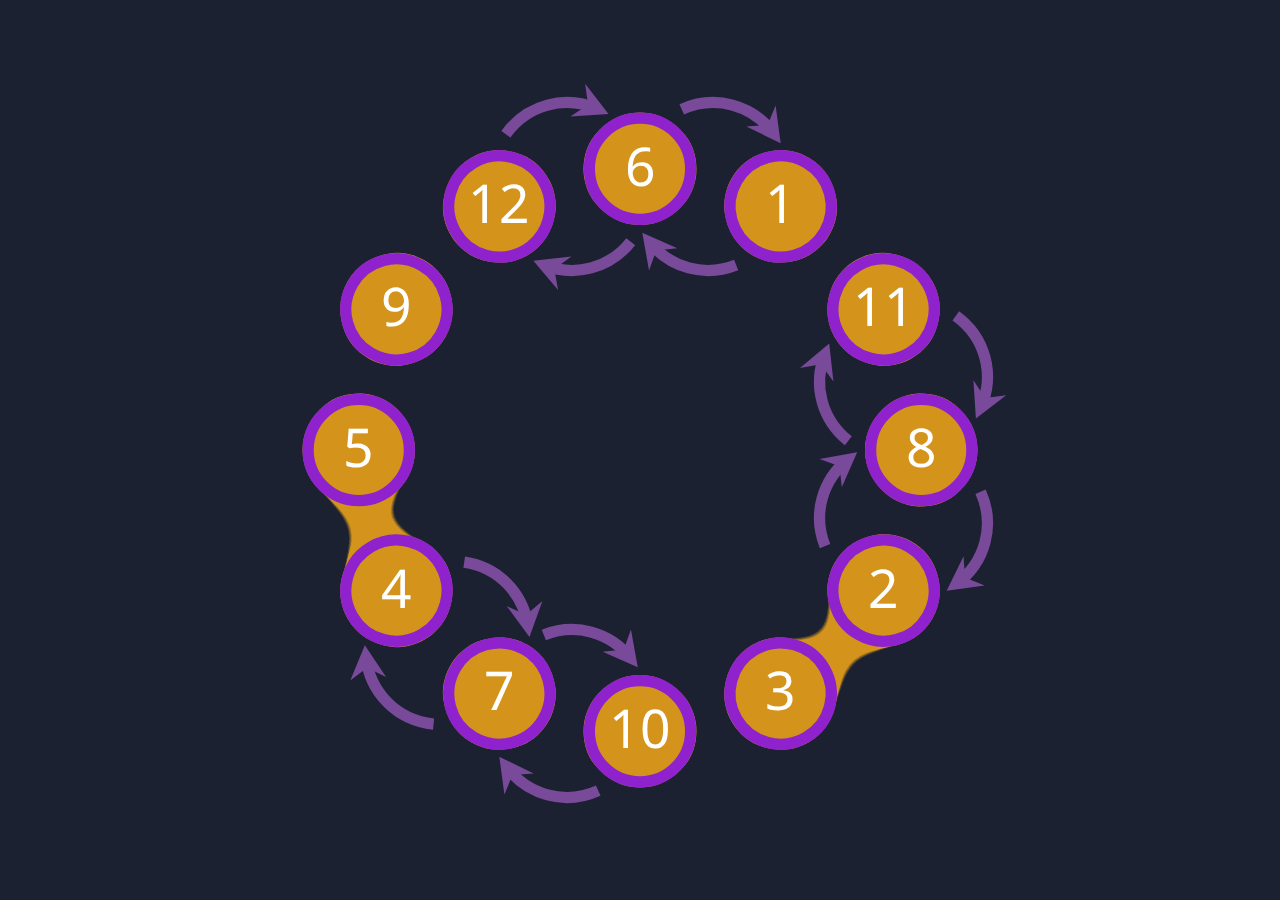
<file: Bubble clock/index.html>
<!DOCTYPE html>
<html lang="en">
<head>
    <meta charset="UTF-8">
    <meta name="viewport" content="width=device-width, initial-scale=1.0">
    <link rel="stylesheet" href="./style.css">
    <title>bubble clock | Qu-Yinzu</title>
</head>
<body>

  <!-- SVG container for the clock -->
  <svg viewBox="-80 -80 160 160" xmlns="http://www.w3.org/2000/svg">
    <!-- Filter for blob effect -->
    <filter id="blob" style="color-interpolation-filters:sRGB">
      <feGaussianBlur stdDeviation="4"/>
      <feComponentTransfer result="cutoff">
        <feFuncR tableValues="0.83" type="discrete"/>
        <feFuncG tableValues="0.58" type="discrete"/>
        <feFuncB tableValues="0.11" type="discrete"/>
        <feFuncA intercept="-9" slope="19" type="linear"/>
      </feComponentTransfer>
      <feComposite operator="over" in="SourceGraphic" in2="cutoff"/>
    </filter>

    <!-- Marker for arrow -->
    <marker id="arrow" markerUnits="strokeWidth" orient="auto">
      <path d="M -1,0 L -2,1.6 L 1,0 L-2,-1.6 z" />
    </marker>

    <!-- Definitions for reusable elements -->
    <defs>
      <g id="swap">
        <path d="M -8.5,-60.4 A 14,15 0 0 1 8.5,-60.4"/>
        <path d="M 8,-36.2 A 14,15 0 0 1 -8,-36.2"/>
        <circle r="15" cy="-50"/>
      </g>
    </defs>

    <!-- Group for swap buttons -->
    <g id="swapper">
      <use href="#swap" transform="rotate(15)"/>
      <use href="#swap" transform="rotate(45)"/>
      <use href="#swap" transform="rotate(75)"/>
      <use href="#swap" transform="rotate(105)"/>
      <use href="#swap" transform="rotate(135)"/>
      <use href="#swap" transform="rotate(165)"/>
      <use href="#swap" transform="rotate(195)"/>
      <use href="#swap" transform="rotate(225)"/>
      <use href="#swap" transform="rotate(255)"/>
      <use href="#swap" transform="rotate(285)"/>
      <use href="#swap" transform="rotate(315)"/>
      <use href="#swap" transform="rotate(345)"/>
    </g>

    <!-- Group for clock numbers -->
    <g id="outer">
      <g id="at1"><path/><text y="-47">1</text><circle/></g>
      <g id="at2"><path/><text y="-47">2</text><circle/></g>
      <g id="at3"><path/><text y="-47">3</text><circle/></g>
      <g id="at4"><path/><text y="-47">4</text><circle/></g>
      <g id="at5"><path/><text y="-47">5</text><circle/></g>
      <g id="at6"><path/><text y="-47">6</text><circle/></g>
      <g id="at7"><path/><text y="-47">7</text><circle/></g>
      <g id="at8"><path/><text y="-47">8</text><circle/></g>
      <g id="at9"><path/><text y="-47">9</text><circle/></g>
      <g id="at10"><path/><text y="-47">10</text><circle/></g>
      <g id="at11"><path/><text y="-47">11</text><circle/></g>
      <g id="at12"><path/><text y="-47">12</text><circle/></g>
    </g>

    <!-- Group for clock hands -->
    <g id="clock">
      <path class="hours" style="stroke-width:3" d="M0,4 0,-24"/>
      <path class="minutes" d="M0,4 0,-36"/>
    </g>
  </svg>

<script src="./script.js"></script>
</body>
</html>
</file>
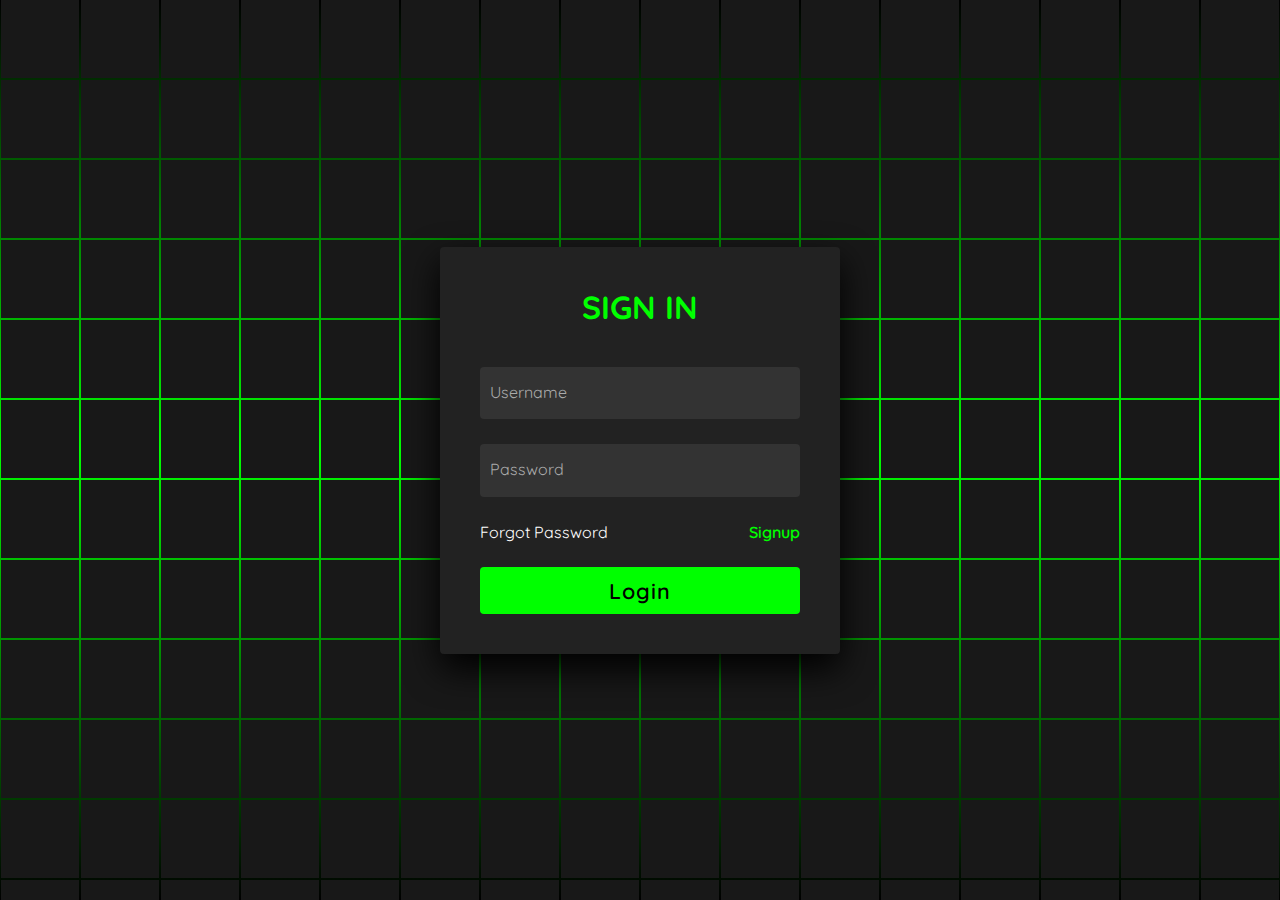
<file: hacker login/index.html>
<!DOCTYPE html>
<html lang="en" >
<head>
  <meta charset="UTF-8">
  <title>Hacker Login | Qu-Yinzu</title>
  <link rel="stylesheet" href="./style.css">

</head>
<body>
<!-- partial:index.partial.html -->
<section>

    <span></span>
    <span></span>
    <span></span>
    <span></span>
    <span></span>
    <span></span>
    <span></span>
    <span></span>
    <span></span>
    <span></span>
    <span></span>
    <span></span>
    <span></span>
    <span></span>
    <span></span>
    <span></span>
    <span></span>
    <span></span>
    <span></span>
    <span></span>
    <span></span>
    <span></span>
    <span></span>
    <span></span>
    <span></span>
    <span></span>
    <span></span>
    <span></span>
    <span></span>
    <span></span>
    <span></span>
    <span></span>
    <span></span>
    <span></span>
    <span></span>
    <span></span>
    <span></span>
    <span></span>
    <span></span>
    <span></span>
    <span></span>
    <span></span>
    <span></span>
    <span></span>
    <span></span>
    <span></span>
    <span></span>
    <span></span>
    <span></span>
    <span></span>
    <span></span>
    <span></span>
    <span></span>
    <span></span>
    <span></span>
    <span></span>
    <span></span>
    <span></span>
    <span></span>
    <span></span>
    <span></span>
    <span></span>
    <span></span>
    <span></span>
    <span></span>
    <span></span>
    <span></span>
    <span></span>
    <span></span>
    <span></span>
    <span></span>
    <span></span>
    <span></span>
    <span></span>
    <span></span>
    <span></span>
    <span></span>
    <span></span>
    <span></span>
    <span></span>
    <span></span>
    <span></span>
    <span></span>
    <span></span>
    <span></span>
    <span></span>
    <span></span>
    <span></span>
    <span></span>
    <span></span>
    <span></span>
    <span></span>
    <span></span>
    <span></span>
    <span></span>
    <span></span>
    <span></span>
    <span></span>
    <span></span>
    <span></span>
    <span></span>
    <span></span>
    <span></span>
    <span></span>
    <span></span>
    <span></span>
    <span></span>
    <span></span>
    <span></span>
    <span></span>
    <span></span>
    <span></span>
    <span></span>
    <span></span>
    <span></span>
    <span></span>
    <span></span>
    <span></span>
    <span></span>
    <span></span>
    <span></span>
    <span></span>
    <span></span>
    <span></span>
    <span></span>
    <span></span>
    <span></span>
    <span></span>
    <span></span>
    <span></span>
    <span></span>
    <span></span>
    <span></span>
    <span></span>
    <span></span>
    <span></span>
    <span></span>
    <span></span>
    <span></span>
    <span></span>
    <span></span>
    <span></span>
    <span></span>
    <span></span>
    <span></span>
    <span></span>
    <span></span>
    <span></span>
    <span></span>
    <span></span>
    <span></span>
    <span></span>
    <span></span>
    <span></span>
    <span></span>
    <span></span>
    <span></span>
    <span></span>
    <span></span>
    <span></span>
    <span></span>
    <span></span>
    <span></span>
    <span></span>
    <span></span>
    <span></span>
    <span></span>
    <span></span>
    <span></span>
    <span></span>
    <span></span>
    <span></span>
    <span></span>
    <span></span>
    <span></span>
    <span></span>
    <span></span>
    <span></span>
    <span></span>
    <span></span>
    <span></span>
    <span></span>
    <span></span>
    <span></span>
    <span></span>
    <span></span>
    <span></span>
    <span></span>
    <span></span>
    <span></span>
    <span></span>
    <span></span>
    <span></span>
    <span></span>
    <span></span>
    <span></span>
    <span></span>
    <span></span>
    <span></span>
    <span></span>
    <span></span>
    <span></span>
    <span></span>
    <span></span>
    <span></span>
    <span></span>
    <span></span>
    <span></span>
    <span></span>
    <span></span>
    <span></span>
    <span></span>
    <span></span>
    <span></span>
    <span></span>
    <span></span>
    <span></span>
    <span></span>
    <span></span>
    <span></span>
    <span></span>
    <span></span>
    <span></span>
    <span></span>
    <span></span>
    <span></span>
    <span></span>
    <span></span>
    <span></span>
    <span></span>
    <span></span>
    <span></span>
    <span></span>
    <span></span>
    <span></span>
    <span></span>
    <span></span>
    <span></span>
    <span></span>
    <span></span>
    <span></span>
    <span></span>
    <span></span>
    <span></span>
    <span></span>
    <span></span>
    <span></span>
    <span></span>
    <span></span>
    <span></span>
    <span></span>
    <span></span>
    <span></span>
    <span></span>
    <span></span>
    <span></span>
    <span></span>
    <span></span>
    <span></span>
    <span></span>

    <div class="signin">
      <div class="content">
        <h2>Sign In</h2>
        <div class="form">
          <div class="inputBox">
            <input type="text" required>
            <i>Username</i>
          </div>
          <div class="inputBox">
            <input type="password" required>
            <i>Password</i>
          </div>
          <div class="links">
            <a href="#">Forgot Password</a>
            <a href="#">Signup</a>
          </div>
          <div class="inputBox">
            <input type="submit" value="Login">
          </div>
        </div>
      </div>
    </div>
  </section>
<!-- partial -->
  
</body>
</html>
</file>
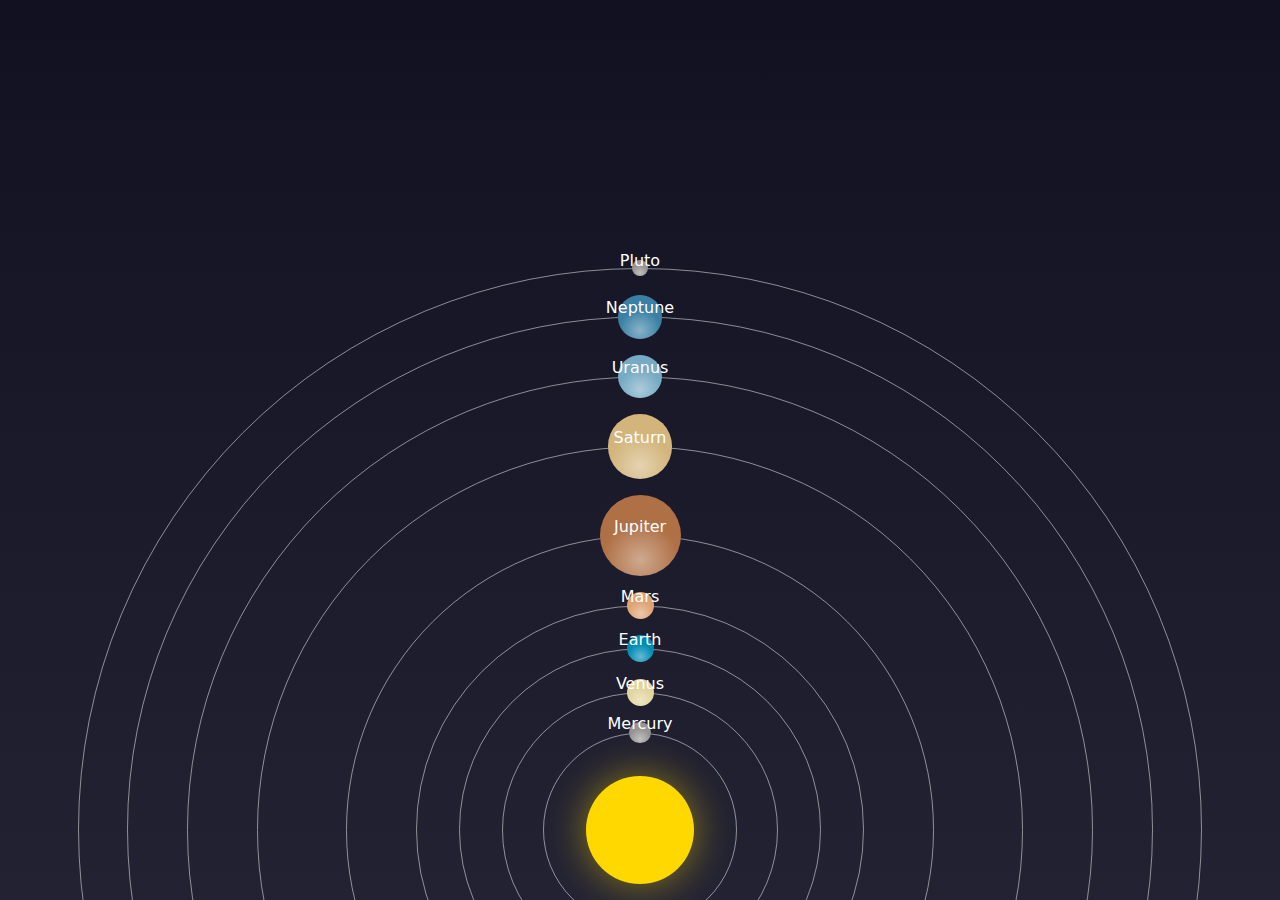
<file: solar sistem/index.html>
<!DOCTYPE html>
<html lang="en">
<head>
    <meta charset="UTF-8">
    <meta name="viewport" content="width=device-width, initial-scale=1.0">
    <link rel="stylesheet" href="./style.css">
    <title>Solar System | Qu-Yinzu</title>
</head>
<body>

  <div class="layout">
    <ol class="solar-system">
      <li class="orbit">
        <div class="label">Sun</div>
        <div class="planet sun"></div>
      </li>
      <li class="orbit">
        <div class="label">Mercury</div>
        <div class="orbit-ring"></div>
        <div class="axis">
          <div class="planet mercury"></div>
        </div>
      </li>
      <li class="orbit">
        <div class="label">Venus</div>
        <div class="orbit-ring"></div>
        <div class="axis">
          <div class="planet venus"></div>
        </div>
      </li>
      <li class="orbit">
        <div class="label">Earth</div>
        <div class="orbit-ring"></div>
        <div class="axis">
          <div class="planet earth"></div>
        </div>
      </li>
      <li class="orbit">
        <div class="label">Mars</div>
        <div class="orbit-ring"></div>
        <div class="axis">
          <div class="planet mars"></div>
        </div>
      </li>
      <li class="orbit">
        <div class="label">Jupiter</div>
        <div class="orbit-ring"></div>
        <div class="axis">
          <div class="planet jupiter"></div>
        </div>
      </li>
      <li class="orbit">
        <div class="label">Saturn</div>
        <div class="orbit-ring"></div>
        <div class="axis">
          <div class="planet saturn"></div>
        </div>
      </li>
      <li class="orbit">
        <div class="label">Uranus</div>
        <div class="orbit-ring"></div>
        <div class="axis">
          <div class="planet uranus"></div>
        </div>
      </li>
      <li class="orbit">
        <div class="label">Neptune</div>
        <div class="orbit-ring"></div>
        <div class="axis">
          <div class="planet neptune"></div>
        </div>
      </li>
      <li class="orbit">
        <div class="label">Pluto</div>
        <div class="orbit-ring"></div>
        <div class="axis">
          <div class="planet pluto"></div>
        </div>
      </li>
    </ol>
  </div> 

</body>
</html>
</file>
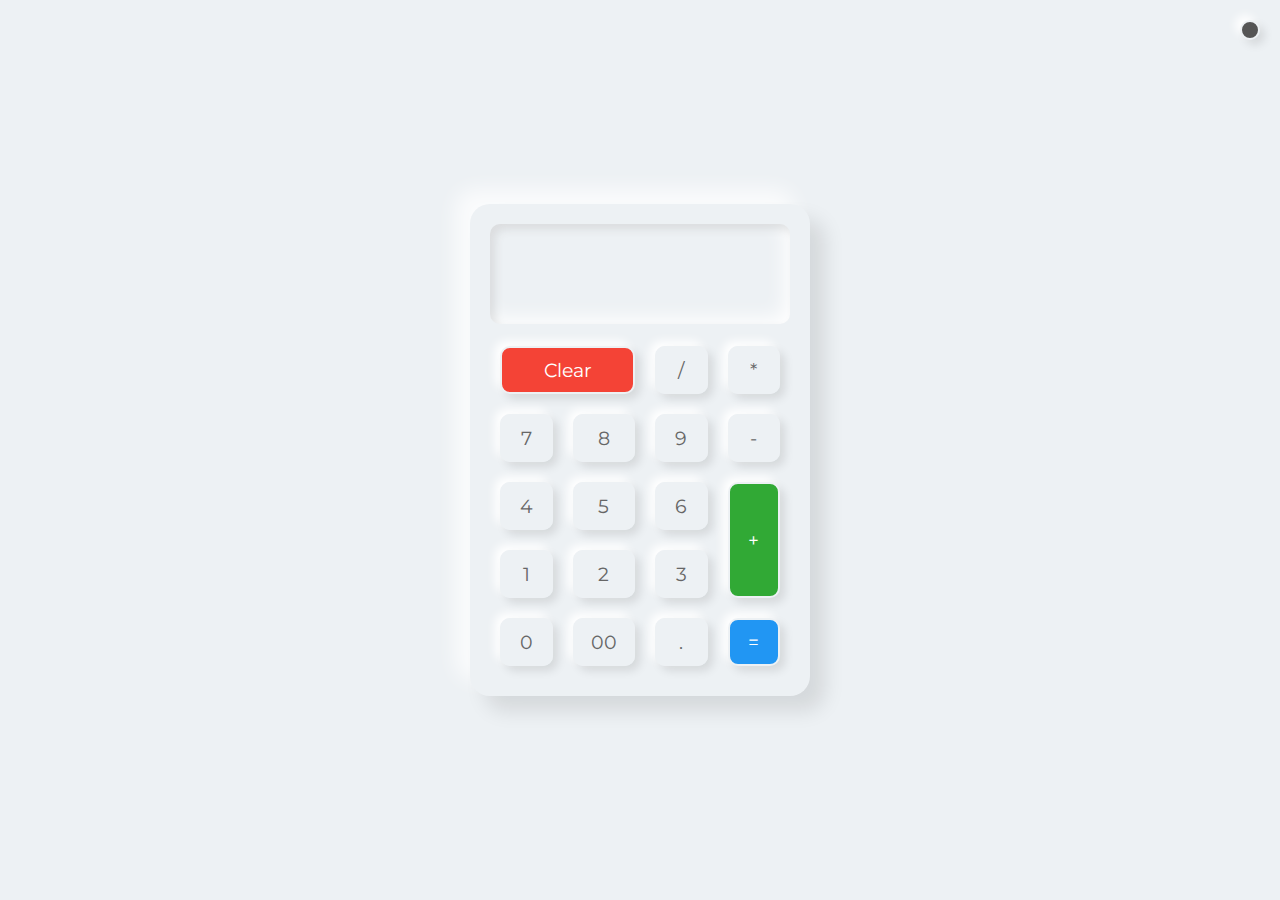
<file: de light Calculator/de light kalkulator/index.html>
<!DOCTYPE html>
<html lang="en" >
<head>
  <meta charset="UTF-8">
  <title>Calculator Dark/Light | Qu-Yinzu</title>
  <link rel='stylesheet' href='https://fonts.googleapis.com/css2?family=Montserrat:wght@400;500&amp;display=swap'><link rel="stylesheet" href="./style.css">

</head>
<body>
<!-- partial:index.partial.html -->
<div class="toggleBtn"></div>
<div class="calculator">
  <div class="buttons">
    <h2 id="value"></h2>
    <span id="clear">Clear</span>
    <span>/</span>
    <span>*</span>
    <span>7</span>
    <span>8</span>
    <span>9</span>
    <span>-</span>
    <span>4</span>
    <span>5</span>
    <span>6</span>
    <span id="plus">+</span>
    <span>1</span>
    <span>2</span>
    <span>3</span>
    <span>0</span>
    <span>00</span>
    <span>.</span>
    <span id="equal">=</span>
  </div>
</div>
<!-- partial -->
  <script  src="./script.js"></script>

</body>
</html>
</file>
<file: Bubble clock/style.css>
@import url('https://fonts.googleapis.com/css2?family=Noto+Sans:wght@600&display=swap');

body {
  margin: 0;
  height: 100vh;
  display: flex;
  align-items: center;
  justify-content: center;
  background: #1b2131;
}

svg {
  width: 100%;
  height: 100%;
}

/* Disable transition effects for passive SVG elements */
svg.passive * {
  transition: none !important;
}

/* Style for marker elements (arrows) */
marker {
  fill: #a05cc6;
  overflow: visible;
}

/* Style for swap paths and circles */
#swap {
  fill: none;
  stroke: #a05cc6;
  stroke-width: 2;
  marker-end: url(#arrow);
}

#swap circle {
  opacity: 0;
}

/* Default style for swap buttons */
#swapper use {
  transform-origin: 0px 0px;
  opacity: 0;
  pointer-events: none;
}

/* Style for active swap buttons */
#swapper use[data-low] {
  opacity: 0.7;
  pointer-events: all;
  cursor: pointer;
}

/* Style for hover state of active swap buttons */
#swapper use[data-low]:hover {
  opacity: 1;
}

/* Apply blob filter to outer group */
#outer {
  filter: url(#blob);
}

/* Set transition and transform origin for outer group elements */
#outer > g {
  transform-origin: 0px 0px;
  transition: transform 0.5s ease-in-out;
}

/* Style for outer group circles */
#outer circle {
  r: 9px;
  cy: -50px;
  fill: rgb(0 0 0 / 0);
  stroke: #8f22cc;
  stroke-width: 2;
}

/* Style for outer group paths */
#outer path {
  d: path('M0-60C3.3-60 6.1-58.4 8-56 9.6-54.1 10.2-51.5 10-49 9.8-47.2 9.1-45.4 8-44 6.1-41.6 3.3-40 0-40-3.3-40-6.1-41.6-8-44-9.1-45.4-9.8-47.2-10-49-10.2-51.5-9.6-54.1-8-56-6.1-58.4-3.3-60 0-60z');
  fill: #d4941c;
  transition: d 0.3s 0.1s ease-in-out;
}

/* Style for "before" state paths */
#outer .before path {
  d: path('M0-60C3.3-60 6.1-58.4 8-56 9.6-54.1 14.2-50.6 13.5-48.2 13-46.5 9.1-45.4 8-44 6.1-41.6 3.3-40 0-40-3.3-40-6.1-41.6-8-44-9.1-45.4-9.8-47.2-10-49-10.2-51.5-9.6-54.1-8-56-6.1-58.4-3.3-60 0-60z');
}

/* Style for "after" state paths */
#outer .after path {
  d: path('M0-60C3.3-60 6.1-58.4 8-56 9.6-54.1 10.2-51.5 10-49 9.8-47.2 9.1-45.4 8-44 6.1-41.6 3.3-40 0-40-3.3-40-6.1-41.6-8-44-9.1-45.4-13-46.5-13.5-48.2-14.2-50.6-9.6-54.1-8-56-6.1-58.4-3.3-60 0-60z');
}

/* Style for combined "before" and "after" state paths */
#outer .before.after path {
  d: path('M0-60C3.3-60 6.1-58.4 8-56 9.6-54.1 14.2-50.6 13.5-48.2 13-46.5 9.1-45.4 8-44 6.1-41.6 3.3-40 0-40-3.3-40-6.1-41.6-8-44-9.1-45.4-13-46.5-13.5-48.2-14.2-50.6-9.6-54.1-8-56-6.1-58.4-3.3-60 0-60z');
}

/* Style for outer group text */
#outer text {
  fill: white;
  font-family: 'Noto Sans';
  font-size: 9.5px;
  text-anchor: middle;
  transform-origin: 0px -50px;
  transition: transform 0.5s ease-in-out;
}

/* Style for clock hands */
svg #clock {
  stroke: #fff;
  stroke-width: 2;
  stroke-linecap: round;
  opacity: 0;
  transition: opacity 1s ease-in;
}

/* Style for finished clock */
svg.finished #clock {
  opacity: 1;
}

/* Animation for rotating the clock hands */
@keyframes round {
  from {
    transform: rotate(0deg);
  }
  to {
    transform: rotate(360deg);
  }
}
</file>
<file: hacker login/style.css>
@import url('https://fonts.googleapis.com/css2?family=Quicksand:wght@300;400;500;600;700&display=swap');
*
{
	margin: 0;
	padding: 0;
	box-sizing: border-box;
	font-family: 'Quicksand', sans-serif;
}
body 
{
	display: flex;
	justify-content: center;
	align-items: center;
	min-height: 100vh;
	background: #000;
}
section 
{
	position: absolute;
	width: 100vw;
	height: 100vh;
	display: flex;
	justify-content: center;
	align-items: center;
	gap: 2px;
	flex-wrap: wrap;
	overflow: hidden;
}
section::before 
{
	content: '';
	position: absolute;
	width: 100%;
	height: 100%;
	background: linear-gradient(#000,#0f0,#000);
	animation: animate 5s linear infinite;
}
@keyframes animate 
{
	0%
	{
		transform: translateY(-100%);
	}
	100%
	{
		transform: translateY(100%);
	}
}
section span 
{
	position: relative;
	display: block;
	width: calc(6.25vw - 2px);
	height: calc(6.25vw - 2px);
	background: #181818;
	z-index: 2;
	transition: 1.5s;
}
section span:hover 
{
	background: #0f0;
	transition: 0s;
}

section .signin
{
	position: absolute;
	width: 400px;
  background: #222;  
	z-index: 1000;
	display: flex;
	justify-content: center;
	align-items: center;
	padding: 40px;
	border-radius: 4px;
	box-shadow: 0 15px 35px rgba(0,0,0,9);
}
section .signin .content 
{
	position: relative;
	width: 100%;
	display: flex;
	justify-content: center;
	align-items: center;
	flex-direction: column;
	gap: 40px;
}
section .signin .content h2 
{
	font-size: 2em;
	color: #0f0;
	text-transform: uppercase;
}
section .signin .content .form 
{
	width: 100%;
	display: flex;
	flex-direction: column;
	gap: 25px;
}
section .signin .content .form .inputBox
{
	position: relative;
	width: 100%;
}
section .signin .content .form .inputBox input 
{
	position: relative;
	width: 100%;
	background: #333;
	border: none;
	outline: none;
	padding: 25px 10px 7.5px;
	border-radius: 4px;
	color: #fff;
	font-weight: 500;
	font-size: 1em;
}
section .signin .content .form .inputBox i 
{
	position: absolute;
	left: 0;
	padding: 15px 10px;
	font-style: normal;
	color: #aaa;
	transition: 0.5s;
	pointer-events: none;
}
.signin .content .form .inputBox input:focus ~ i,
.signin .content .form .inputBox input:valid ~ i
{
	transform: translateY(-7.5px);
	font-size: 0.8em;
	color: #fff;
}
.signin .content .form .links 
{
	position: relative;
	width: 100%;
	display: flex;
	justify-content: space-between;
}
.signin .content .form .links a 
{
	color: #fff;
	text-decoration: none;
}
.signin .content .form .links a:nth-child(2)
{
	color: #0f0;
	font-weight: 600;
}
.signin .content .form .inputBox input[type="submit"]
{
	padding: 10px;
	background: #0f0;
	color: #000;
	font-weight: 600;
	font-size: 1.35em;
	letter-spacing: 0.05em;
	cursor: pointer;
}
input[type="submit"]:active
{
	opacity: 0.6;
}
@media (max-width: 900px)
{
	section span 
	{
		width: calc(10vw - 2px);
		height: calc(10vw - 2px);
	}
}
@media (max-width: 600px)
{
	section span 
	{
		width: calc(20vw - 2px);
		height: calc(20vw - 2px);
	}
}
</file>
<file: solar sistem/style.css>
* {
  box-sizing: border-box;
  margin: 0;
}

body {
  font-family: system-ui, sans-serif;
  color: white;
  background: linear-gradient(to bottom, #112, #223);

}

.layout {
  height: 100dvh;
  display: grid;
  & > .solar-system {
    align-self: end;
  }
}

.solar-system {
  --sun-diameter: 12dvh;
  --sun-spacing: 0.15;

  /* Define planet sizes (not to scale) */
  --mercury-size: 0.2;
  --venus-size: 0.25;
  --earth-size: 0.25;
  --mars-size: 0.25;
  --jupiter-size: 0.75;
  --saturn-size: 0.6;
  --uranus-size: 0.4;
  --neptune-size: 0.4;
  --pluto-size: 0.1;

  /* Define orbital periods (to scale) */
  --mercury-period: 0.24;
  --venus-period: 0.615;
  --earth-duration: 5s;
  --mars-period: 1.88;
  --jupiter-period: 11.86;
  --saturn-period: 29.46;
  --uranus-period: 84;
  --neptune-period: 164;
  --pluto-period: 248;

  padding: 1rem 0 0 0;
  overflow: hidden;

  /* Set up the grid layout */
  display: grid;
  gap: calc(var(--sun-diameter) * 0.15);
  grid-template-rows: repeat(10, auto);
  grid-template-areas:
    "pluto"
    "neptune"
    "uranus"
    "saturn"
    "jupiter"
    "mars"
    "earth"
    "venus"
    "mercury"
    "sun";

  .orbit {
    --sun-margin: calc(var(--sun-diameter) * var(--sun-spacing));
    --planet-diameter: max(var(--planet-size) * var(--sun-diameter), 1rem);

    grid-column: 1 / -1;
    display: grid;
    grid-template-rows: subgrid;
    grid-template-columns: subgrid;
    justify-items: center;

    &:has(.sun) {
      --planet-size: 1;
      grid-area: sun;
      padding-block: var(--sun-margin);
      .label {
        color: transparent;
      }
    }
    &:has(.mercury) {
      --planet-size: var(--mercury-size);
      --planet-duration: calc(var(--earth-duration) * var(--mercury-period));
      grid-row: mercury-start / sun-end;
      .planet,
      .label {
        grid-area: mercury;
      }
    }
    &:has(.venus) {
      --planet-size: var(--venus-size);
      --planet-duration: calc(var(--earth-duration) * var(--venus-period));
      grid-row: venus-start / sun-end;
      .planet,
      .label {
        grid-area: venus;
      }
    }
    &:has(.earth) {
      --planet-size: var(--earth-size);
      --planet-duration: var(--earth-duration);
      grid-row: earth-start / sun-end;
      .planet,
      .label {
        grid-area: earth;
      }
    }
    &:has(.mars) {
      --planet-size: var(--mars-size);
      --planet-duration: calc(var(--earth-duration) * var(--mars-period));
      grid-row: mars-start / sun-end;
      .planet,
      .label {
        grid-area: mars;
      }
    }
    &:has(.jupiter) {
      --planet-size: var(--jupiter-size);
      --planet-duration: calc(var(--earth-duration) * var(--jupiter-period));
      grid-row: jupiter-start / sun-end;
      .planet,
      .label {
        grid-area: jupiter;
      }
    }
    &:has(.saturn) {
      --planet-size: var(--saturn-size);
      --planet-duration: calc(var(--earth-duration) * var(--saturn-period));
      grid-row: saturn-start / sun-end;
      .planet,
      .label {
        grid-area: saturn;
      }
    }
    &:has(.uranus) {
      --planet-size: var(--uranus-size);
      --planet-duration: calc(var(--earth-duration) * var(--uranus-period));
      grid-row: uranus-start / sun-end;
      .planet,
      .label {
        grid-area: uranus;
      }
    }
    &:has(.neptune) {
      --planet-size: var(--neptune-size);
      --planet-duration: calc(var(--earth-duration) * var(--neptune-period));
      grid-row: neptune-start / sun-end;
      .planet,
      .label {
        grid-area: neptune;
      }
    }
    &:has(.pluto) {
      --planet-size: var(--pluto-size);
      --planet-duration: calc(var(--earth-duration) * var(--pluto-period));
      grid-row: pluto-start / sun-end;
      .planet,
      .label {
        grid-area: pluto;
      }
    }
  }

  .planet {
    height: var(--planet-diameter);
    aspect-ratio: 1;
    border-radius: 50%;
    /* Planet background color and shadow */
    z-index: 1;
    background-image: radial-gradient(
      circle at center 80%,
      rgb(255 255 255 / 0.4),
      rgb(255 255 255 / 0) 50%
    );

    &.sun {
      /* Sun specific styles */
      --sun-color: #ffd800;
      background-color: var(--sun-color);
      background-image: none;
      box-shadow: 0 0 42px 0
        color-mix(in oklch, transparent, var(--sun-color) 50%);
    }
    &.mercury {
      background-color: #989494;
    }
    &.venus {
      background-color: #e1d59d;
    }
    &.earth {
      background-color: #008bb3;
    }
    &.mars {
      background-color: #dfa272;
    }
    &.jupiter {
      background-color: #af7045;
    }
    &.saturn {
      background-color: #d3b57c;
    }
    &.uranus {
      background-color: #77aac4;
    }
    &.neptune {
      background-color: #3a80a4;
    }
    &.pluto {
      background-color: #989494;
    }
  }

  .orbit-ring {
    /* Orbit ring around each planet */
    grid-area: 1 / 1 / -1 / -1;
    height: calc(
      2 *
        (
          100% - var(--planet-diameter) / 2 - var(--sun-diameter) / 2 -
            var(--sun-margin)
        )
    );
    aspect-ratio: 1;
    translate: 0 calc(var(--planet-diameter) / 2);
    border-radius: 50%;
    border: 1px solid rgb(255 255 255 / 0.5);
    z-index: 0;
  }

  .axis {
    /* Rotation axis for planets */
    grid-area: 1 / 1 / -1 / -1;
    display: grid;
    grid-template-rows: subgrid;
    transform-origin: center
      calc(100% - var(--sun-diameter) / 2 - var(--sun-margin));
    animation: orbit var(--planet-duration) linear infinite;
  }

  .label {
    align-self: center;
    translate: 0 -0.5lh;
    z-index: 2;
  }
}

@keyframes orbit {
  from {
    rotate: 0turn;
  }
  to {
    rotate: 1turn;
  }
}
</file>
<file: de light Calculator/de light kalkulator/style.css>
/* General Styles */
* {
  margin: 0;
  padding: 0;
  box-sizing: border-box;
  font-family: "Montserrat", sans-serif;
}

body {
  display: flex;
  justify-content: center;
  align-items: center;
  min-height: 100vh;
  background: #edf1f4;
}

.calculator {
  position: relative;
  width: 340px;
  padding: 20px;
  border-radius: 20px;
  box-shadow: 15px 15px 20px rgba(0, 0, 0, 0.1), -15px -15px 20px #fffb;
}

.calculator .buttons {
  position: relative;
  display: grid;
}

.calculator .buttons #value {
  position: relative;
  grid-column: span 4;
  user-select: none;
  overflow: none;
  width: 100%;
  text-align: end;
  color: #5166d6;
  height: 100px;
  line-height: 100px;
  box-shadow: inset 5px 5px 10px rgba(0, 0, 0, 0.1), inset -5px -5px 20px #fff;
  border-radius: 10px;
  margin-bottom: 12px;
  padding: 0 20px;
  font-size: 2em;
  font-weight: 500;
}

.calculator .buttons span {
  position: relative;
  padding: 10px;
  box-shadow: 5px 5px 10px rgba(0, 0, 0, 0.1), -5px -5px 20px #fff;
  margin: 10px;
  border-radius: 10px;
  cursor: pointer;
  user-select: none;
  min-width: 40px;
  display: flex;
  justify-content: center;
  align-items: center;
  font-size: 1.2em;
  color: #666;
  border: 2px solid #edf1f4;
  box-shadow: 5px 5px 10px rgba(0, 0, 0, 0.1), -5px -5px 10px #fff;
}

.calculator .buttons span:active {
  box-shadow: inset 5px 5px 10px rgba(0, 0, 0, 0.1), inset -5px -5px 10px #fff;
  color: #f44336;
}

.calculator .buttons span#clear {
  grid-column: span 2;
  background-color: #f44336;
  color: #fff;
  border: 2px solid #edf1f4;
}

.calculator .buttons span#plus {
  grid-row: span 2;
  background-color: #31a935;
  color: #fff;
  border: 2px solid #edf1f4;
}

.calculator .buttons span#equal {
  grid-row: span 2;
  background-color: #2196f3;
  color: #fff;
  border: 2px solid #edf1f4;
}

.calculator .buttons span#clear:active,
.calculator .buttons span#plus:active,
.calculator .buttons span#equal:active {
  box-shadow: 5px 5px 10px rgba(0, 0, 0, 0.1), -5px -5px 10px #fff,
    inset 5px 5px 10px rgba(0, 0, 0, 0.1);
}

.toggleBtn {
  position: fixed;
  top: 20px;
  right: 20px;
  width: 20px;
  height: 20px;
  border-radius: 50%;
  background: #555;
  cursor: pointer;
  border: 2px solid #edf1f4;
  box-shadow: 5px 5px 10px rgba(0, 0, 0, 0.1), -5px -5px 10px #fff;
}

.dark {
  background: #282c2f;
}

.dark .calculator {
  background: #33393e;
  box-shadow: 15px 15px 20px rgba(0, 0, 0, 0.25),
    -15px -15px 20px rgba(255, 255, 255, 0.1);
}

.dark .calculator .buttons #value {
  background: #33393e;
  color: #eee;
  box-shadow: inset 15px 15px 20px rgba(0, 0, 0, 0.5),
    inset -15px -15px 20px rgba(255, 255, 255, 0.1);
}

.dark .calculator .buttons span {
  color: #eee;
  border: 2px solid #333;
  box-shadow: 5px 5px 10px rgba(0, 0, 0, 0.25),
    -5px -5px 10px rgba(255, 255, 255, 0.1);
}

.dark .calculator .buttons span:active {
  box-shadow: inset 5px 5px 10px rgba(0, 0, 0, 0.25),
    inset -5px -5px 10px rgba(255, 255, 255, 0.1);
}

.dark .calculator .buttons span#clear,
.dark .calculator .buttons span#plus,
.dark .calculator .buttons span#equal {
  border: solid 2px #333;
}

.dark .calculator .buttons span#clear:active,
.dark .calculator .buttons span#plus:active,
.dark .calculator .buttons span#equal:active {
  box-shadow: inset 5px 5px 10px rgba(0, 0, 0, 0.1);
}

.dark .toggleBtn {
  background: #edf1f4;
  border: 2px solid #333;
  box-shadow: 5px 5px 10px rgba(0, 0, 0, 0.25),
    -5px -5px 10px rgba(255, 255, 255, 0.25);
}
</file>
